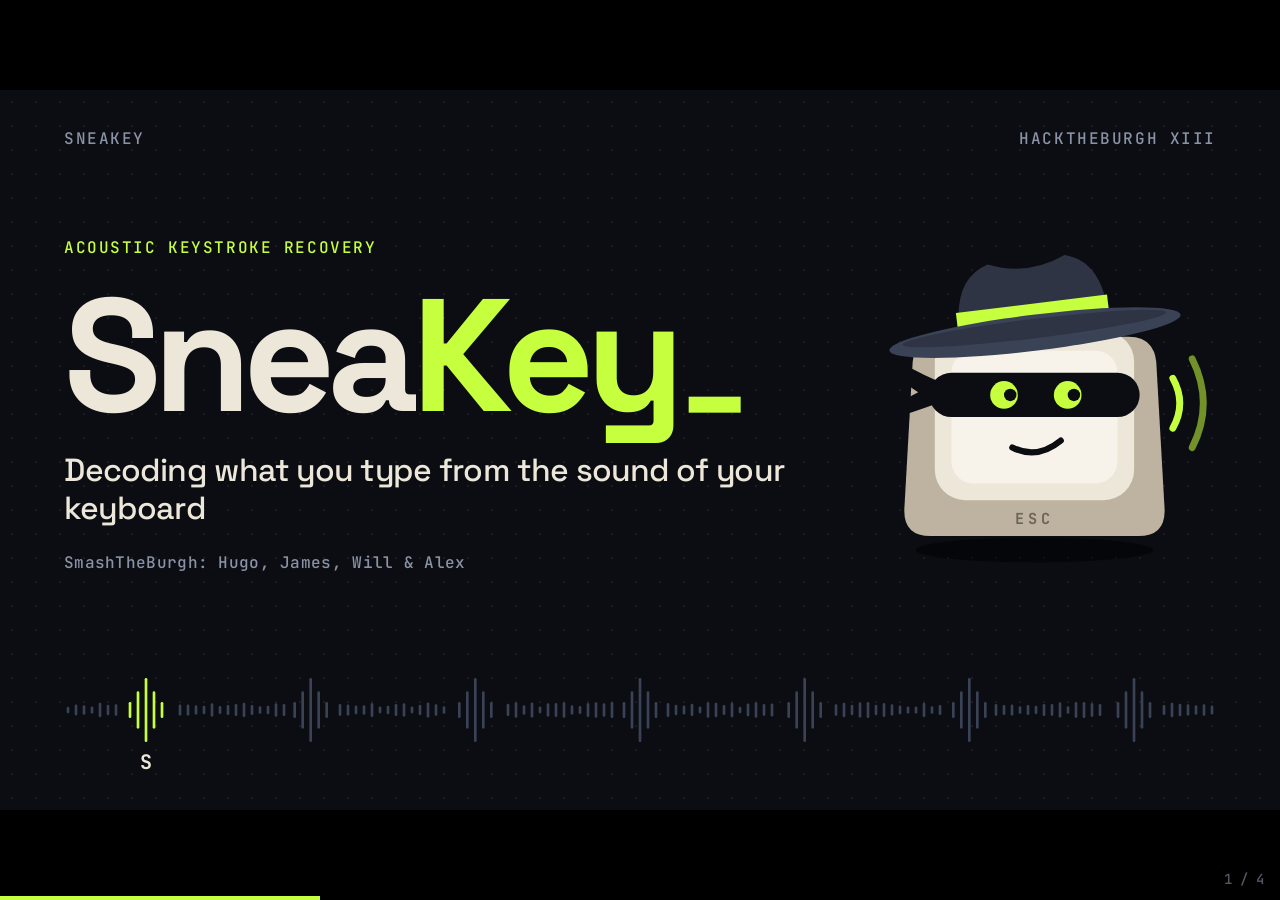
<file: presentation/index.html>
<!doctype html>
<html lang="en">
<head>
<meta charset="utf-8">
<meta name="viewport" content="width=device-width, initial-scale=1">
<title>SneaKey</title>
<link rel="preconnect" href="https://fonts.googleapis.com">
<link href="https://fonts.googleapis.com/css2?family=Space+Grotesk:wght@500;700&family=Inter:wght@400;500;600;700&family=JetBrains+Mono:wght@500;700&display=swap" rel="stylesheet">
<style>
/* ===== Brand tokens ===== */
:root{
  --ink:#0B0D12; --graphite:#1A1E27; --keycap:#EDE7DA; --paper:#F7F3EA; --tab:#D9D0BC;
  --steel:#8A93A6; --dim:#4A5266; --lime:#C6FF3D; --stamp:#E0401F;
  --body-dark:#D6D1C4; --body-dark2:#B9BFCC; --body-paper:#3F3A2F; --label-paper:#5E584B;
  --display:'Space Grotesk', Arial, sans-serif; --text:Inter, Arial, sans-serif; --mono:'JetBrains Mono', Consolas, monospace;
}
*{box-sizing:border-box}
html,body{margin:0;height:100%;background:#000;overflow:hidden}
p,h1,h2,h3,table{margin:0}

/* ===== Stage: fixed 1920x1080 canvas, scaled to fit the window ===== */
#stage{position:fixed;left:50%;top:50%;width:1920px;height:1080px;transform:translate(-50%,-50%) scale(var(--s,0.5));transform-origin:center}
.slide{position:absolute;inset:0;overflow:hidden;opacity:0;visibility:hidden;transition:opacity .5s ease,visibility .5s;font-family:var(--text)}
.slide.active{opacity:1;visibility:visible}
.ink{background-color:var(--ink);background-image:radial-gradient(rgba(237,231,218,.07) 1.5px,transparent 1.5px);background-size:36px 36px;color:var(--keycap)}
.paper{background:var(--keycap);color:var(--ink)}
.content{position:absolute;inset:0;padding:140px 96px 120px;display:flex;flex-direction:column;gap:40px}

/* ===== Type ===== */
.hdr{position:absolute;top:56px;left:96px;right:96px;display:flex;justify-content:space-between;font:500 24px/1.4 var(--mono);letter-spacing:.14em;text-transform:uppercase;color:var(--steel)}
.paper .hdr{color:var(--label-paper)}
.foot{position:absolute;left:96px;right:96px;bottom:48px;font:500 24px/1.4 var(--mono);letter-spacing:.06em;color:var(--steel)}
.paper .foot{color:var(--label-paper)}
.title{font:700 84px/1 var(--display);letter-spacing:-.045em}
.lbl{font:700 24px/1.4 var(--mono);letter-spacing:.12em}
.lime{color:var(--lime)}
.hl{background:var(--lime);color:var(--ink);border-radius:8px;padding:0 12px}
.body{font-size:28px;line-height:1.4}
.ink .body{color:var(--body-dark)} .paper .body{color:var(--body-paper)}

/* ===== Motifs ===== */
.stamp{position:absolute;border:5px solid var(--stamp);border-radius:9px;padding:6px 18px;font:700 36px/1.3 var(--mono);letter-spacing:.12em;color:var(--stamp);text-align:center;transform:rotate(var(--r,-8deg))}
.ink .stamp{background:var(--ink)} .paper .stamp{background:var(--keycap)}
.cursor{display:inline-block;background:var(--lime);animation:blink 1.1s steps(1) infinite}
@keyframes blink{0%,49%{opacity:1}50%,100%{opacity:0}}
.mascot{position:absolute;animation:bob 3.2s ease-in-out infinite}
@keyframes bob{0%,100%{translate:0 0}50%{translate:0 -10px}}

/* ===== Build-in animations: play each time a slide becomes active =====
   Add class="anim" and optional style="--d:.4s" (delay) / "--a:fade" (type). */
.anim{opacity:0}
.active .anim{animation:var(--a,rise) .7s cubic-bezier(.2,.8,.2,1) var(--d,0s) both}
.active .mascot.anim{animation:var(--a,rise) .7s cubic-bezier(.2,.8,.2,1) var(--d,0s) both,bob 3.2s ease-in-out calc(var(--d,0s) + .7s) infinite}
.active .stamp.anim{animation:stamp .55s cubic-bezier(.3,1.4,.5,1) var(--d,0s) both}
@keyframes rise{from{opacity:0;transform:translateY(40px)}to{opacity:1;transform:none}}
@keyframes fade{from{opacity:0}to{opacity:1}}
@keyframes stamp{0%{opacity:0;transform:rotate(var(--r,-8deg)) scale(2.4)}100%{opacity:1;transform:rotate(var(--r,-8deg)) scale(1)}}

/* ===== Slide-specific ===== */
.cases{display:grid;grid-template-columns:repeat(4,1fr);gap:28px}
.case{display:flex;flex-direction:column}
.case .tab{align-self:flex-start;background:var(--tab);border-radius:15px 15px 0 0;padding:9px 24px}
.case .file{flex:1;display:flex;flex-direction:column;gap:20px;background:var(--paper);border:3px solid var(--ink);border-radius:0 15px 15px 15px;padding:32px}
.case .big{font:700 46px/1.05 var(--display);letter-spacing:-.03em}
.case .body{font-size:28px}
.case.us .tab{background:var(--lime)} .case.us .file{background:var(--ink)} .case.us .big{color:var(--lime)} .case.us .body{color:var(--body-dark)}
.bar{background:var(--ink);color:var(--keycap);border-radius:24px;padding:32px 48px}
.bar .body{font-size:32px}

.pipe{display:flex;align-items:center;gap:10px;margin-top:20px}
.step{flex:1;height:440px;display:flex;flex-direction:column;gap:14px;background:var(--graphite);border-radius:24px;padding:24px}
.step.last{border:3px solid var(--lime)}
.step h3{font:700 40px/1.1 var(--display);letter-spacing:-.03em}
.step .cap{font-size:26px;line-height:1.4;color:var(--body-dark2)}
.arrow{width:30px;flex:none}
.guess{height:132px;display:flex;flex-direction:column;justify-content:center;gap:8px}
.guess div{display:flex;align-items:center;gap:12px}
.key{width:38px;height:38px;display:flex;align-items:center;justify-content:center;border-radius:7px;background:var(--keycap);color:var(--ink);font:700 24px var(--mono)}
.train{display:flex;align-items:center;gap:48px;background:var(--keycap);color:var(--ink);border-radius:24px;padding:32px 40px}
.train .stat{display:flex;flex-direction:column;align-items:flex-start;gap:8px}
.train .num{font:700 64px/1 var(--display);letter-spacing:-.04em}
.train small{font-size:24px;color:var(--body-paper)}

.hw{display:grid;grid-template-columns:900px 1fr;gap:44px;align-items:start}
.hw-steps{display:flex;flex-direction:column;gap:16px}
.hw-step{display:grid;grid-template-columns:64px 1fr;gap:16px;background:var(--graphite);border-radius:20px;padding:20px 28px}
.hw-step{cursor:pointer;border:3px solid transparent;transition:border-color .25s,background .25s}
.hw-step:hover{border-color:#3A4256}
.hw-step.on{border-color:var(--lime)}

.hw-panel{grid-area:1/1;display:flex;flex-direction:column;gap:18px;opacity:0;visibility:hidden;transition:opacity .35s,visibility .35s}
.hw-panel.on{opacity:1;visibility:visible}
.hw-step .n{font:700 40px/1.1 var(--display);color:var(--lime)}
.hw-step h3{font:700 34px/1.15 var(--display);letter-spacing:-.02em;margin-bottom:8px}
.hw-step .cap{font-size:23px;line-height:1.38;color:var(--body-dark2)}
.tag{display:inline-block;margin-left:10px;padding:2px 10px;border-radius:6px;background:var(--lime);color:var(--ink);font:700 18px/1.4 var(--mono);letter-spacing:.08em;vertical-align:4px}
.svmfig{margin:0;display:grid;background:var(--graphite);border-radius:24px;padding:28px 30px}
.svmfig figcaption,.hw-panel figcaption{font-size:22px;line-height:1.4;color:var(--body-dark2)}

table.results{width:1250px;border-collapse:collapse;font-size:32px}
table.results th,table.results td{padding:18px 28px;text-align:left}
table.results th{background:var(--ink);color:var(--keycap);font-weight:600}
table.results th:nth-child(2),table.results td:nth-child(2){text-align:center}
table.results tr:nth-child(odd) td{background:var(--paper)} table.results tr:nth-child(even) td{background:#E4DCCB}
table.results tr.hit td{background:var(--lime);font-weight:700}

.steps{width:780px;display:flex;flex-direction:column;gap:52px}
.steps .body{font-size:30px}
.frame{position:absolute;left:960px;top:260px;width:864px;height:620px;background:var(--graphite);border-radius:24px}
#transcript{position:absolute;left:60px;top:60px;width:744px;font-family:var(--mono);color:var(--keycap)}
#transcript .line{font-size:52px;font-weight:700;letter-spacing:4px;height:72px;white-space:pre}
#transcript .bars{display:flex;gap:8px;align-items:flex-end;height:120px;margin-top:40px}
#transcript .bars div{width:36px;border-radius:4px}

.grid4{display:grid;grid-template-columns:1fr 1fr;gap:32px;margin-top:20px}
.tip{display:flex;flex-direction:column;gap:18px;background:var(--paper);border:3px solid var(--ink);border-radius:24px;padding:44px;min-height:330px}
.tip h3{font:700 52px/1.1 var(--display);letter-spacing:-.03em}
.tip .body{font-size:32px}
.tip.dark{background:var(--ink);color:var(--keycap)} .tip.dark .body{color:var(--body-dark)}
.grid2{grid-template-columns:1fr 1fr}
.ink .tip{background:var(--graphite);border-color:var(--graphite);color:var(--keycap)} .ink .tip .body{color:var(--body-dark)}
.tip .chal{font:600 34px/1.3 var(--text);color:var(--lime);min-height:2.6em}

.limits{width:1200px;display:flex;flex-direction:column;gap:30px}
.limits div{display:flex;gap:28px;align-items:baseline}
.limits .n{width:56px;font:700 26px var(--mono);color:var(--lime)}
.limits .t{flex:1;font-size:34px;line-height:1.35;color:var(--body-dark)}

/* ===== Chrome: progress bar, counter, notes ===== */
#progress{position:fixed;left:0;bottom:0;height:4px;background:var(--lime);transition:width .4s}
#counter{position:fixed;right:16px;bottom:12px;font:500 14px var(--mono);color:#8A93A6;opacity:.6}
#notes{position:fixed;left:0;right:0;bottom:0;max-height:40vh;overflow:auto;background:rgba(11,13,18,.95);color:#EDE7DA;font:16px/1.5 Inter, Arial, sans-serif;padding:16px 24px 24px;border-top:2px solid #C6FF3D;white-space:pre-wrap;display:none}
#notes.show{display:block}
aside.notes{display:none}
</style>
</head>
<body>

<!-- Mascot drawings (Agent Esc). Each slide reuses one with <use href="#esc-..."> -->
<svg width="0" height="0" style="position:absolute" aria-hidden="true">
  <defs>
    <g id="esc-body">
      <path d="M58 82 H194 Q212 82 214 100 L220 206 Q221 226 201 226 H51 Q31 226 32 206 L38 100 Q40 82 58 82 Z" fill="#BDB3A0"/>
      <rect x="54" y="78" width="144" height="122" rx="22" fill="#EDE7DA"/>
      <rect x="66" y="92" width="120" height="96" rx="16" fill="#F7F3EA"/>
      <text x="126" y="217" text-anchor="middle" font-family="JetBrains Mono, monospace" font-size="11" font-weight="700" letter-spacing="3" fill="#6E6656">ESC</text>
      <path d="M56 114 Q38 106 22 96 Q28 114 42 122 Q28 128 20 142 Q40 136 56 130 Z" fill="#0B0D12"/>
      <rect x="50" y="108" width="152" height="32" rx="16" fill="#0B0D12"/>
    </g>
    <g id="esc-hat">
      <g transform="rotate(-7 126 76)">
        <path d="M72 78 Q70 34 98 26 Q126 38 154 26 Q182 34 180 78 Z" fill="#2E3444"/>
        <rect x="71" y="58" width="110" height="12" fill="#C6FF3D"/>
        <ellipse cx="126" cy="79" rx="106" ry="13" fill="#3A4256"/>
        <ellipse cx="126" cy="76" rx="96" ry="7" fill="#2E3444"/>
      </g>
    </g>
    <symbol id="esc-listen" viewBox="0 0 260 250">
      <ellipse cx="126" cy="236" rx="86" ry="9" fill="#000" opacity="0.5"/>
      <path d="M226 112 Q236 130 226 148" fill="none" stroke="#C6FF3D" stroke-width="5" stroke-linecap="round"/>
      <path d="M240 98 Q256 130 240 162" fill="none" stroke="#C6FF3D" stroke-width="5" stroke-linecap="round" opacity="0.55"/>
      <use href="#esc-body"/>
      <circle cx="104" cy="124" r="10" fill="#C6FF3D"/><circle cx="150" cy="124" r="10" fill="#C6FF3D"/>
      <circle cx="108.5" cy="124" r="4.5" fill="#0B0D12"/><circle cx="154.5" cy="124" r="4.5" fill="#0B0D12"/>
      <path d="M110 162 Q128 171 145 157" fill="none" stroke="#0B0D12" stroke-width="4.5" stroke-linecap="round"/>
      <use href="#esc-hat"/>
    </symbol>
    <symbol id="esc-decode" viewBox="0 0 260 250">
      <ellipse cx="126" cy="236" rx="86" ry="9" fill="#000" opacity="0.5"/>
      <use href="#esc-body"/>
      <rect x="90" y="119" width="28" height="9" rx="4.5" fill="#C6FF3D"/><rect x="136" y="119" width="28" height="9" rx="4.5" fill="#C6FF3D"/>
      <path d="M114 162 H142" fill="none" stroke="#0B0D12" stroke-width="4.5" stroke-linecap="round"/>
      <use href="#esc-hat"/>
    </symbol>
    <symbol id="esc-closed" viewBox="0 0 260 250">
      <ellipse cx="126" cy="236" rx="86" ry="9" fill="#000" opacity="0.3"/>
      <use href="#esc-body"/>
      <path d="M93 129 Q104 114 115 129" fill="none" stroke="#C6FF3D" stroke-width="6" stroke-linecap="round"/>
      <path d="M139 129 Q150 114 161 129" fill="none" stroke="#C6FF3D" stroke-width="6" stroke-linecap="round"/>
      <path d="M106 156 Q127 178 148 156 Z" fill="#0B0D12"/>
      <use href="#esc-hat"/>
    </symbol>
  </defs>
</svg>

<div id="stage">

<!-- ================= 1. TITLE ================= -->
<section class="slide ink">
  <div class="hdr"><span>SneaKey</span><span>HackTheBurgh XIII</span></div>
  <div class="anim" style="position:absolute;left:96px;top:220px;width:1120px;display:flex;flex-direction:column;gap:36px;--a:fade">
    <p class="lbl lime" style="font-weight:500;letter-spacing:.14em">ACOUSTIC KEYSTROKE RECOVERY</p>
    <h1 style="font:700 240px/.9 var(--display);letter-spacing:-.05em;display:flex;align-items:flex-end">Snea<span class="lime">Key</span><span class="cursor" style="width:78px;height:24px;margin:0 0 22px 18px"></span></h1>
    <p style="font:500 48px/1.2 var(--display);letter-spacing:-.02em">Decoding what you type from the sound of your keyboard</p>
    <p style="font:500 24px var(--mono);letter-spacing:.06em;color:var(--steel)">SmashTheBurgh: Hugo, James, Will & Alex</p>
  </div>
  <svg class="mascot anim" style="left:1290px;top:200px;--d:.3s" width="540" height="519" role="img" aria-label="Agent Esc, the SneaKey mascot, listening"><use href="#esc-listen"/></svg>
  <svg id="strip" style="position:absolute;left:96px;top:880px" width="1728" height="150" viewBox="0 0 1728 150" role="img" aria-label="Waveform: each keystroke spike decodes a letter of SNEAKEY"></svg>
  <aside class="notes">Leave this slide up during the skit (about 1 minute). The strip at the bottom animates on its own.
Timing for a 4-minute slot: skit 1:00, then about 30 seconds per slide.
Opening line after the skit: “That was acted, but the attack is real. Every key on your keyboard sounds slightly different, and a computer can learn to tell them apart.”</aside>
</section>

<!-- ================= 2. RESEARCH ================= -->
<section class="slide paper">
  <div class="hdr"><span>SneaKey</span><span>HackTheBurgh XIII</span></div>
  <div class="content">
    <h2 class="title">Past research</h2>
    <div class="cases" style="margin-top:24px">
      <div class="case anim" style="--d:.1s"><p class="tab lbl">2004</p><div class="file"><p class="big">One key at a time</p><p class="body">Only tests single keys, real typing never tested.</p></div></div>
      <div class="case anim" style="--d:.25s"><p class="tab lbl">2005</p><div class="file"><p class="big">Relies on dictionaries</p><p class="body">Accuracy relies on English spell-check. Passwords slip through.</p></div></div>
      <div class="case anim" style="--d:.4s"><p class="tab lbl">2023</p><div class="file"><p class="big">Updated, but still single key</p><p class="body">Each key tapped 25× in a row. Drops on natural typing.</p></div></div>
      <div class="case us anim" style="--d:.55s"><p class="tab lbl">2026</p><div class="file"><p class="big">Various forms of text</p><p class="body">Trained on continuous, natural typing via the laptop’s own microphone.</p></div></div>
    </div>
    <div class="bar anim" style="--d:.7s"><p class="body" style="color:var(--keycap);display:flex;gap:.3em"><b class="lime" style="flex:none">Why it matters:</b><span>video calls, apps with microphone access and even phones on the desk can pose an acoustic security risk.</span></p></div>
  </div>
  <p class="stamp anim" style="left:1610px;top:270px;width:250px;--r:10deg;--d:.85s;background:transparent">SNEAKEY</p>
  <p class="foot">SOURCES: IEEE S&amp;P 2004 · ACM CCS 2005 · IEEE EuroS&amp;P Workshops 2023 (arXiv 2308.01074)</p>
  <aside class="notes">“Researchers have warned about this for 20 years, but every study made it easy for itself. Keys pressed one at a time, spelling correction doing the heavy lifting, or each key tapped 25 times in a row. Nobody types like that. We trained on people typing full sentences, which is what an attacker would actually hear.”
If asked: past work recognised keys in isolation under controlled recording. Asonov’s typist pressed one key at a time; the 2023 study pressed each key 25 times in a row on a MacBook Pro, and its accuracy fell to roughly 40–64% with touch-typing. Zhuang’s raw result was about 60%; the 96% comes after English language constraints.
How we differ: (1) continuous, natural typing, where keystrokes overlap, so finding each press is part of the problem; (2) the victim laptop’s own mic, with no phone, external mic or Zoom stream. That is the most realistic attack (any app with mic permission) and the hardest audio: centimetres from the keys, with chassis vibration and fan noise.
Caveat: these accuracies use different tasks and setups, so they aren’t directly comparable with ours.</aside>
</section>

<!-- ================= 3. HOW IT WORKS ================= -->
<section class="slide ink">
  <div class="hdr"><span>SneaKey</span><span>HackTheBurgh XIII</span></div>
  <svg class="mascot anim" style="left:1574px;top:826px;--a:fade;--d:1.6s" width="250" height="240" role="img" aria-label="Agent Esc decoding"><use href="#esc-decode"/></svg>
  <div class="content" style="gap:28px">
    <h2 class="title">How SneaKey <span class="lime">works</span></h2>
    <div class="hw">
      <div class="hw-steps">
        <div class="hw-step on anim" style="--d:.1s" data-step="1"><p class="n">01</p><div><h3>Find the clicks</h3><p class="cap">Spot sudden jumps in loudness.</p></div></div>
        <div class="hw-step anim" style="--d:.3s" data-step="2"><p class="n">02</p><div><h3>Keep real presses <span class="tag">GBDT</span></h3><p class="cap">Throw out key releases and background noise.</p></div></div>
        <div class="hw-step anim" style="--d:.5s" data-step="3"><p class="n">03</p><div><h3>Name the key <span class="tag">SVM</span></h3><p class="cap">Match each press’s sound fingerprint to a key, with a score for every key.</p></div></div>
        <div class="hw-step anim" style="--d:.7s" data-step="4"><p class="n">04</p><div><h3>Filter to real words <span class="tag">LM</span></h3><p class="cap">Keep only the likely letters, then pick the most English-looking text.</p></div></div>
      </div>
      <figure class="svmfig anim" style="--d:.9s">
        <div class="hw-panel on" data-step="1">
          <p class="lbl lime">INSIDE STEP 01 · FINDING CLICKS</p>
        <svg viewBox="0 0 720 330" width="100%" role="img" aria-label="Spectral flux over time with a dashed threshold; peaks above it are marked as clicks">
          <line x1="30" y1="270" x2="700" y2="270" stroke="#3A4256" stroke-width="2"/>
          <polyline points="30,208 40,208 50,209 60,210 70,211 80,211 90,212 100,212 110,213 120,213 130,213 140,213 150,213 160,213 170,213 180,212 190,212 200,211 210,211 220,210 230,209 240,209 250,208 260,207 270,206 280,205 290,204 300,203 310,203 320,202 330,201 340,200 350,200 360,199 370,198 380,198 390,198 400,197 410,197 420,197 430,197 440,197 450,197 460,198 470,198 480,198 490,199 500,200 510,200 520,201 530,202 540,203 550,204 560,205 570,205 580,206 590,207 600,208 610,209 620,210 630,210 640,211 650,211 660,212 670,212 680,213 690,213 700,213" fill="none" stroke="#8A93A6" stroke-width="2.5" stroke-dasharray="8 7"/>
          <polyline points="30,257 33,259 36,254 39,258 42,259 45,254 48,247 51,249 54,249 57,257 60,252 63,256 66,258 69,259 72,257 75,247 78,248 81,240 84,209 87,162 90,106 93,163 96,208 99,242 102,259 105,247 108,248 111,252 114,256 117,247 120,252 123,248 126,248 129,253 132,254 135,252 138,254 141,252 144,240 147,220 150,198 153,221 156,239 159,253 162,251 165,256 168,255 171,250 174,256 177,252 180,247 183,259 186,259 189,257 192,249 195,251 198,257 201,255 204,258 207,254 210,259 213,250 216,247 219,247 222,250 225,247 228,213 231,167 234,105 237,128 240,184 243,228 246,247 249,260 252,259 255,258 258,249 261,255 264,256 267,259 270,246 273,254 276,257 279,259 282,259 285,258 288,251 291,249 294,228 297,200 300,162 303,196 306,228 309,250 312,254 315,257 318,248 321,248 324,253 327,260 330,256 333,257 336,257 339,257 342,248 345,258 348,259 351,247 354,252 357,246 360,254 363,247 366,251 369,249 372,250 375,253 378,259 381,239 384,204 387,156 390,97 393,157 396,204 399,239 402,247 405,259 408,246 411,247 414,251 417,259 420,247 423,258 426,246 429,251 432,259 435,258 438,251 441,252 444,250 447,247 450,257 453,260 456,247 459,256 462,250 465,240 468,227 471,223 474,236 477,248 480,253 483,260 486,252 489,253 492,248 495,251 498,258 501,255 504,249 507,253 510,260 513,248 516,248 519,259 522,252 525,255 528,249 531,256 534,255 537,228 540,179 543,120 546,96 549,163 552,214 555,246 558,254 561,249 564,258 567,248 570,258 573,258 576,253 579,255 582,252 585,247 588,250 591,260 594,256 597,252 600,253 603,250 606,253 609,257 612,238 615,205 618,168 621,154 624,195 627,229 630,248 633,251 636,254 639,258 642,249 645,255 648,251 651,258 654,259 657,258 660,249 663,258 666,247 669,255 672,252 675,255 678,251 681,259 684,254 687,247 690,257 693,251 696,255 699,256" fill="none" stroke="#EDE7DA" stroke-width="2.5" stroke-linejoin="round"/>
          <g fill="#C6FF3D"><circle cx="90" cy="102" r="8"/><circle cx="235" cy="77" r="8"/><circle cx="300" cy="157" r="8"/><circle cx="390" cy="92" r="8"/><circle cx="545" cy="67" r="8"/><circle cx="620" cy="132" r="8"/></g>
          <g fill="#C6FF3D" font-family="JetBrains Mono, monospace" font-size="16" font-weight="700" text-anchor="middle"><text x="90" y="298">▲</text><text x="235" y="298">▲</text><text x="300" y="298">▲</text><text x="390" y="298">▲</text><text x="545" y="298">▲</text><text x="620" y="298">▲</text></g>
          <text x="20" y="28" font-family="JetBrains Mono, monospace" font-size="22" font-weight="700" fill="#EDE7DA">spectral flux</text>
          <text x="700" y="28" text-anchor="end" font-family="JetBrains Mono, monospace" font-size="22" font-weight="700" fill="#C6FF3D">▲ click found</text>
          <text x="700" y="190" text-anchor="end" font-family="Inter, Arial, sans-serif" font-size="18" fill="#8A93A6">1.5× running median</text>
          <text x="30" y="322" font-family="Inter, Arial, sans-serif" font-size="18" fill="#8A93A6">time → (8 ms slices, every 1 ms)</text>
        </svg>
          <figcaption>Each peak is a sudden burst of new sound. Peaks that clear the dashed line become clicks.</figcaption>
        </div>
        <div class="hw-panel" data-step="2">
          <p class="lbl lime">INSIDE STEP 02 · GRADIENT-BOOSTED DECISION TREE FILTER</p>
        <svg viewBox="0 0 720 330" width="100%" role="img" aria-label="Bar chart of press scores per click; bars above the 0.35 threshold are kept">
          <line x1="30" y1="270" x2="700" y2="270" stroke="#3A4256" stroke-width="2"/>
          <rect x="40" y="68" width="30" height="202" rx="4" fill="#C6FF3D"/><text x="55" y="296" text-anchor="middle" font-family="JetBrains Mono, monospace" font-size="17" font-weight="700" fill="#C6FF3D">P</text><rect x="88" y="230" width="30" height="40" rx="4" fill="#3A4256"/><text x="103" y="296" text-anchor="middle" font-family="JetBrains Mono, monospace" font-size="17" font-weight="700" fill="#8A93A6">R</text><rect x="137" y="92" width="30" height="178" rx="4" fill="#C6FF3D"/><text x="152" y="296" text-anchor="middle" font-family="JetBrains Mono, monospace" font-size="17" font-weight="700" fill="#C6FF3D">P</text><rect x="185" y="222" width="30" height="48" rx="4" fill="#3A4256"/><text x="200" y="296" text-anchor="middle" font-family="JetBrains Mono, monospace" font-size="17" font-weight="700" fill="#8A93A6">R</text><rect x="234" y="252" width="30" height="18" rx="4" fill="#3A4256"/><text x="249" y="296" text-anchor="middle" font-family="JetBrains Mono, monospace" font-size="17" font-weight="700" fill="#8A93A6">N</text><rect x="282" y="107" width="30" height="163" rx="4" fill="#C6FF3D"/><text x="297" y="296" text-anchor="middle" font-family="JetBrains Mono, monospace" font-size="17" font-weight="700" fill="#C6FF3D">P</text><rect x="331" y="180" width="30" height="90" rx="4" fill="#C6FF3D"/><text x="346" y="296" text-anchor="middle" font-family="JetBrains Mono, monospace" font-size="17" font-weight="700" fill="#C6FF3D">R</text><rect x="379" y="76" width="30" height="194" rx="4" fill="#C6FF3D"/><text x="394" y="296" text-anchor="middle" font-family="JetBrains Mono, monospace" font-size="17" font-weight="700" fill="#C6FF3D">P</text><rect x="428" y="244" width="30" height="26" rx="4" fill="#3A4256"/><text x="443" y="296" text-anchor="middle" font-family="JetBrains Mono, monospace" font-size="17" font-weight="700" fill="#8A93A6">R</text><rect x="476" y="237" width="30" height="33" rx="4" fill="#3A4256"/><text x="491" y="296" text-anchor="middle" font-family="JetBrains Mono, monospace" font-size="17" font-weight="700" fill="#8A93A6">N</text><rect x="525" y="118" width="30" height="152" rx="4" fill="#C6FF3D"/><text x="540" y="296" text-anchor="middle" font-family="JetBrains Mono, monospace" font-size="17" font-weight="700" fill="#C6FF3D">P</text><rect x="573" y="215" width="30" height="55" rx="4" fill="#3A4256"/><text x="588" y="296" text-anchor="middle" font-family="JetBrains Mono, monospace" font-size="17" font-weight="700" fill="#8A93A6">R</text><rect x="622" y="61" width="30" height="209" rx="4" fill="#C6FF3D"/><text x="637" y="296" text-anchor="middle" font-family="JetBrains Mono, monospace" font-size="17" font-weight="700" fill="#C6FF3D">P</text><rect x="670" y="226" width="30" height="44" rx="4" fill="#3A4256"/><text x="685" y="296" text-anchor="middle" font-family="JetBrains Mono, monospace" font-size="17" font-weight="700" fill="#8A93A6">R</text>
          <line x1="30" y1="193" x2="700" y2="193" stroke="#EDE7DA" stroke-width="2.5" stroke-dasharray="8 7"/>
          <text x="700" y="183" text-anchor="end" font-family="Inter, Arial, sans-serif" font-size="18" fill="#EDE7DA">keep if score ≥ 0.35</text>
          <text x="20" y="28" font-family="JetBrains Mono, monospace" font-size="22" font-weight="700" fill="#C6FF3D">press score</text>
          <text x="700" y="28" text-anchor="end" font-family="JetBrains Mono, monospace" font-size="22" font-weight="700" fill="#8A93A6">257 bumps → 50 kept</text>
          <text x="30" y="322" font-family="Inter, Arial, sans-serif" font-size="18" fill="#8A93A6">P = press · R = key release · N = noise</text>
        </svg>
          <figcaption>A tree model scores 13 traits per click. Presses score high; releases and noise are dropped.</figcaption>
        </div>
        <div class="hw-panel" data-step="3">
          <p class="lbl lime">INSIDE STEP 03 · SUPPORT VECTOR MACHINE</p>
        <svg viewBox="0 0 720 330" width="100%" role="img" aria-label="Illustration of an SVM boundary separating sound fingerprints of the T key from the H key">
          <path d="M300,40 C360,110 300,190 390,300" fill="none" stroke="#EDE7DA" stroke-width="3"/>
          <path d="M262,40 C322,110 262,190 352,300" fill="none" stroke="#8A93A6" stroke-width="2" stroke-dasharray="6 6"/>
          <path d="M338,40 C398,110 338,190 428,300" fill="none" stroke="#8A93A6" stroke-width="2" stroke-dasharray="6 6"/>
          <g fill="#C6FF3D">
            <circle cx="120" cy="100" r="9"/><circle cx="160" cy="155" r="9"/><circle cx="90" cy="190" r="9"/>
            <circle cx="200" cy="110" r="9"/><circle cx="140" cy="235" r="9"/><circle cx="210" cy="210" r="9"/>
            <circle cx="70" cy="135" r="9"/><circle cx="276" cy="145" r="9"/>
          </g>
          <g fill="#E0401F">
            <circle cx="520" cy="110" r="9"/><circle cx="580" cy="165" r="9"/><circle cx="470" cy="210" r="9"/>
            <circle cx="620" cy="100" r="9"/><circle cx="560" cy="245" r="9"/><circle cx="640" cy="210" r="9"/>
            <circle cx="404" cy="200" r="9"/><circle cx="354" cy="88" r="9"/>
          </g>
          <g fill="none" stroke="#EDE7DA" stroke-width="2.5">
            <circle cx="276" cy="145" r="17"/><circle cx="354" cy="88" r="17"/><circle cx="404" cy="200" r="17"/>
          </g>
          <circle cx="232" cy="275" r="12" fill="#0B0D12" stroke="#EDE7DA" stroke-width="3"/>
          <text x="232" y="282" text-anchor="middle" font-family="JetBrains Mono, monospace" font-size="18" font-weight="700" fill="#EDE7DA">?</text>
          <text x="20" y="28" font-family="JetBrains Mono, monospace" font-size="22" font-weight="700" fill="#C6FF3D">clicks of T</text>
          <text x="700" y="28" text-anchor="end" font-family="JetBrains Mono, monospace" font-size="22" font-weight="700" fill="#E0401F">clicks of H</text>
          <text x="254" y="282" font-family="Inter, Arial, sans-serif" font-size="20" fill="#D6D1C4">new click → T side</text>
          <text x="440" y="320" font-family="Inter, Arial, sans-serif" font-size="18" fill="#8A93A6">boundary + margin (dashed)</text>
        </svg>
          <figcaption>Each dot is a training click. A new click gets the key on its side of the boundary.</figcaption>
        </div>
        <div class="hw-panel" data-step="4">
          <p class="lbl lime">INSIDE STEP 04 · THE LANGUAGE MODEL</p>
        <svg viewBox="0 0 720 330" width="100%" role="img" aria-label="Top guesses per click, with the language model choosing the path that spells HELLO">
          <text x="20" y="28" font-family="JetBrains Mono, monospace" font-size="20" font-weight="700" fill="#8A93A6">top guesses per click ↓</text>
          <polyline points="110,135 235,70 360,135 485,70 610,70" fill="none" stroke="#C6FF3D" stroke-width="4" stroke-linejoin="round"/><rect x="84" y="44" width="52" height="52" rx="10" fill="#0B0D12" stroke="#3A4256" stroke-width="2.5"/><text x="110" y="79" text-anchor="middle" font-family="JetBrains Mono, monospace" font-size="26" font-weight="700" fill="#EDE7DA">G</text><rect x="84" y="109" width="52" height="52" rx="10" fill="#C6FF3D" stroke="#C6FF3D" stroke-width="2.5"/><text x="110" y="144" text-anchor="middle" font-family="JetBrains Mono, monospace" font-size="26" font-weight="700" fill="#0B0D12">H</text><rect x="84" y="174" width="52" height="52" rx="10" fill="#0B0D12" stroke="#3A4256" stroke-width="2.5"/><text x="110" y="209" text-anchor="middle" font-family="JetBrains Mono, monospace" font-size="26" font-weight="700" fill="#8A93A6">J</text><rect x="209" y="44" width="52" height="52" rx="10" fill="#C6FF3D" stroke="#C6FF3D" stroke-width="2.5"/><text x="235" y="79" text-anchor="middle" font-family="JetBrains Mono, monospace" font-size="26" font-weight="700" fill="#0B0D12">E</text><rect x="209" y="109" width="52" height="52" rx="10" fill="#0B0D12" stroke="#3A4256" stroke-width="2.5"/><text x="235" y="144" text-anchor="middle" font-family="JetBrains Mono, monospace" font-size="26" font-weight="700" fill="#8A93A6">R</text><rect x="209" y="174" width="52" height="52" rx="10" fill="#0B0D12" stroke="#3A4256" stroke-width="2.5"/><text x="235" y="209" text-anchor="middle" font-family="JetBrains Mono, monospace" font-size="26" font-weight="700" fill="#8A93A6">W</text><rect x="334" y="44" width="52" height="52" rx="10" fill="#0B0D12" stroke="#3A4256" stroke-width="2.5"/><text x="360" y="79" text-anchor="middle" font-family="JetBrains Mono, monospace" font-size="26" font-weight="700" fill="#EDE7DA">K</text><rect x="334" y="109" width="52" height="52" rx="10" fill="#C6FF3D" stroke="#C6FF3D" stroke-width="2.5"/><text x="360" y="144" text-anchor="middle" font-family="JetBrains Mono, monospace" font-size="26" font-weight="700" fill="#0B0D12">L</text><rect x="334" y="174" width="52" height="52" rx="10" fill="#0B0D12" stroke="#3A4256" stroke-width="2.5"/><text x="360" y="209" text-anchor="middle" font-family="JetBrains Mono, monospace" font-size="26" font-weight="700" fill="#8A93A6">O</text><rect x="459" y="44" width="52" height="52" rx="10" fill="#C6FF3D" stroke="#C6FF3D" stroke-width="2.5"/><text x="485" y="79" text-anchor="middle" font-family="JetBrains Mono, monospace" font-size="26" font-weight="700" fill="#0B0D12">L</text><rect x="459" y="109" width="52" height="52" rx="10" fill="#0B0D12" stroke="#3A4256" stroke-width="2.5"/><text x="485" y="144" text-anchor="middle" font-family="JetBrains Mono, monospace" font-size="26" font-weight="700" fill="#8A93A6">K</text><rect x="459" y="174" width="52" height="52" rx="10" fill="#0B0D12" stroke="#3A4256" stroke-width="2.5"/><text x="485" y="209" text-anchor="middle" font-family="JetBrains Mono, monospace" font-size="26" font-weight="700" fill="#8A93A6">P</text><rect x="584" y="44" width="52" height="52" rx="10" fill="#C6FF3D" stroke="#C6FF3D" stroke-width="2.5"/><text x="610" y="79" text-anchor="middle" font-family="JetBrains Mono, monospace" font-size="26" font-weight="700" fill="#0B0D12">O</text><rect x="584" y="109" width="52" height="52" rx="10" fill="#0B0D12" stroke="#3A4256" stroke-width="2.5"/><text x="610" y="144" text-anchor="middle" font-family="JetBrains Mono, monospace" font-size="26" font-weight="700" fill="#8A93A6">I</text><rect x="584" y="174" width="52" height="52" rx="10" fill="#0B0D12" stroke="#3A4256" stroke-width="2.5"/><text x="610" y="209" text-anchor="middle" font-family="JetBrains Mono, monospace" font-size="26" font-weight="700" fill="#8A93A6">P</text>
          <text x="30" y="275" font-family="JetBrains Mono, monospace" font-size="22" font-weight="700" fill="#8A93A6">best sound only: GEKLO</text>
          <text x="30" y="315" font-family="JetBrains Mono, monospace" font-size="22" font-weight="700" fill="#C6FF3D">with language model: HELLO</text>
        </svg>
          <figcaption>Each click keeps its top few keys. The language model picks the path that reads most like English.</figcaption>
        </div>
      </figure>
    </div>
  </div>
  <aside class="notes">One sentence per step:
1. “First we find the clicks: moments where the sound suddenly jumps compared with the room’s background.”
2. “Not every click is a key press. Keys click on release too, so a gradient-boosted tree model checks 13 traits of each click and keeps the real presses.”
3. “For each press we take a 32 ms fingerprint of its pitches, and an SVM, which learned where each key’s fingerprints fall, scores every key.” Point at the figure: “Here it’s squashed to 2D. T’s clicks on one side, H’s on the other; a new click is named by which side it lands on.”
4. “That gives us a probability for each key, so only a few letters are possible per click. A language model then picks the combination that looks most like English.”
Click any step box to show its diagram on the right (03 is shown by default). Clicks on the boxes don’t change slide.
The figures are illustrations, not real data, apart from the sample-clip counts (257 bumps → 50 kept).</aside>
</section>

<!-- ================= 4. RESULTS ================= -->
<section class="slide paper">
  <div class="hdr"><span>SneaKey</span><span>HackTheBurgh XIII</span></div>
  <div class="content">
    <h2 class="title">How well does it work?</h2>
    <p class="body anim" style="font-size:32px;margin-top:-12px;--d:.05s">Data below for <span class="hl" style="padding:0 6px 0 10px"><b>single keys</b></span>, prior to LM correction.</p>
    <table class="results anim" style="--d:.1s">
      <tr><th style="width:44%">What we measured</th><th style="width:18%;color:var(--lime)">Accuracy</th><th style="width:38%">What it means</th></tr>
      <tr><td>Random guessing</td><td>2%</td><td>1 in 46 keys</td></tr>
      <tr><td>Always guess Space</td><td>16%</td><td>The most common key</td></tr>
      <tr><td>From the recording alone</td><td>50%</td><td>About half of all keys right</td></tr>
      <tr><td>When the click is found correctly</td><td>66%</td><td>More than half named right</td></tr>
      <tr class="hit"><td>Right key in its top 5 guesses</td><td>82%</td><td>About 4 in 5, out of 46 keys</td></tr>
    </table>
    <p class="body anim" style="width:1250px;--d:.3s">Tested key by key on a typing session the model never saw: <b>1,045</b> presses, <b>519</b> found and named correctly.</p>
  </div>
  <svg class="mascot anim" style="left:1424px;top:330px;--d:.5s" width="400" height="385" role="img" aria-label="Agent Esc, case closed"><use href="#esc-closed"/></svg>
  <p class="stamp anim" style="left:1560px;top:680px;width:250px;--r:-12deg;--d:1s">DECODED</p>
  <aside class="notes">“Every number here is per keycap: does a single press get named as the right key, with no spelling or word help? Random guessing gets 2%, and always guessing Space gets 16%. From the recording alone we name about half of all keys. When we find the click correctly, it’s 66%, and the right key is in our top 5 guesses 82% of the time.”
Why the gap between 50% and 56%: some presses are missed or mixed up with key releases and noise. The press filter keeps 85% real presses and finds 77% of them.
Source: keyboard_timing_v6, one unseen test session of 1,045 presses (519 found and named correctly), 46 keys. Tested on one keyboard, mic and typist, so results will differ elsewhere.</aside>
</section>


</div>

<div id="progress"></div>
<div id="counter"></div>
<div id="notes"></div>

<script>
/* ===== Navigation: ←/→, Space, PageUp/PageDown, Home/End, click. F = fullscreen, N = speaker notes ===== */
const slides=[...document.querySelectorAll('.slide')], stage=document.getElementById('stage');
let cur=0;
function fit(){stage.style.setProperty('--s',Math.min(innerWidth/1920,innerHeight/1080))}
function show(i){
  cur=Math.max(0,Math.min(slides.length-1,i));
  slides.forEach((s,k)=>s.classList.toggle('active',k===cur));
  document.getElementById('progress').style.width=((cur+1)/slides.length*100)+'%';
  document.getElementById('counter').textContent=(cur+1)+' / '+slides.length;
  const n=slides[cur].querySelector('aside.notes');document.getElementById('notes').textContent=n?n.textContent.trim():'';
  history.replaceState(null,'','#'+(cur+1));
}
addEventListener('resize',fit);
addEventListener('keydown',e=>{
  if(['ArrowRight','PageDown',' ','Enter'].includes(e.key)){e.preventDefault();show(cur+1)}
  else if(['ArrowLeft','PageUp','Backspace'].includes(e.key)){e.preventDefault();show(cur-1)}
  else if(e.key==='Home')show(0); else if(e.key==='End')show(slides.length-1);
  else if(e.key==='f'||e.key==='F'){document.fullscreenElement?document.exitFullscreen():document.documentElement.requestFullscreen()}
  else if(e.key==='n'||e.key==='N'){document.getElementById('notes').classList.toggle('show')}
});
addEventListener('click',e=>{if(e.target.closest('#notes,video,a,.hw-step'))return;show(e.clientX>innerWidth/2?cur+1:cur-1)});
fit();show((parseInt(location.hash.slice(1))||1)-1);

/* ===== How it works: click a step to highlight it and show its diagram ===== */
document.querySelectorAll('.hw-step').forEach(st=>st.addEventListener('click',()=>{
  const n=st.dataset.step,hw=st.closest('.hw');
  hw.querySelectorAll('.hw-step,.hw-panel').forEach(el=>el.classList.toggle('on',el.dataset.step===n));
}));

/* ===== Seeded random so the illustrations look the same every time ===== */
function rng(seed){return()=>(seed=(seed*16807)%2147483647)/2147483647}

/* ===== Cover strip: spikes light up and decode S-N-E-A-K-E-Y ===== */
(function(){
  const svg=document.getElementById('strip'),L='SNEAKEY',W=1728,N=L.length,seg=W/N,y=50,r=rng(11),H=[10,26,46,26,10];
  const cx=[...Array(N)].map((_,i)=>Math.round(seg*i+seg/2));let o='';
  for(let x=6;x<W;x+=12){if(cx.some(c=>Math.abs(x-c)<40))continue;const h=3+r()*7;o+=`<line x1="${x}" x2="${x}" y1="${y-h}" y2="${y+h}" stroke="#3A4256" stroke-width="4" stroke-linecap="round"/>`}
  cx.forEach((c,i)=>{o+=`<g id="k${i}" stroke="#3A4256" stroke-width="4" stroke-linecap="round">`+H.map((h,j)=>`<line x1="${c+(j-2)*12}" x2="${c+(j-2)*12}" y1="${y-h}" y2="${y+h}"/>`).join('')+`</g><text id="t${i}" x="${c}" y="138" text-anchor="middle" font-family="JetBrains Mono, monospace" font-size="30" font-weight="700" fill="${i>=N-3?'#C6FF3D':'#EDE7DA'}" opacity="0">${L[i]}</text>`});
  svg.innerHTML=o;let n=0;
  function step(){if(n<N){svg.querySelector('#k'+n).setAttribute('stroke','#C6FF3D');svg.querySelector('#t'+n).setAttribute('opacity','1');n++;setTimeout(step,420)}
    else setTimeout(()=>{for(let k=0;k<N;k++){svg.querySelector('#k'+k).setAttribute('stroke','#3A4256');svg.querySelector('#t'+k).setAttribute('opacity','0')}n=0;step()},2600)}
  setTimeout(step,700);
})();

/* ===== Pipeline illustrations (not real data) ===== */
document.querySelectorAll('svg.wave').forEach(svg=>{
  const kind=svg.dataset.kind,r=rng(7),y=60,C=[36,96,156,212];let noise='',spikes='',o='';
  if(kind==='raw'||kind==='marks'){
    for(let x=4;x<240;x+=6){const d=Math.min(...C.map(c=>Math.abs(x-c)));
      if(d<=12){const h=[44,30,16][Math.floor(d/6)]||8;spikes+=`M${x} ${y-h}V${y+h} `}else{const h=2+r()*4;noise+=`M${x} ${(y-h).toFixed(0)}V${(y+h).toFixed(0)} `}}
    o=`<path d="${noise}" stroke="#4A5266" stroke-width="3" stroke-linecap="round" ${kind==='marks'?'stroke-opacity=".6"':''}/><path d="${spikes}" stroke="#C6FF3D" stroke-width="3" stroke-linecap="round"/>`;
    if(kind==='marks')C.forEach(c=>o+=`<path d="M${c} 6V114" stroke="#EDE7DA" stroke-width="2" stroke-dasharray="5 4"/><circle cx="${c}" cy="6" r="5" fill="#EDE7DA"/>`);
  }else if(kind==='clip'){
    o='<rect x="30" y="2" width="206" height="116" rx="6" fill="#C6FF3D" fill-opacity=".1" stroke="#C6FF3D" stroke-width="2" stroke-dasharray="6 4"/>';
    for(let x=6,i=0;x<240;x+=8,i++){const t=(x-40)/200,h=x<40?3:Math.max(3,52*Math.exp(-t*4.5)*(.75+.25*Math.abs(Math.sin(i*1.7))));spikes+=`M${x} ${(y-h).toFixed(0)}V${(y+h).toFixed(0)} `}
    o+=`<path d="${spikes}" stroke="#C6FF3D" stroke-width="4" stroke-linecap="round"/>`;
  }else if(kind==='spec'){
    for(let c=0;c<12;c++)for(let w=0;w<8;w++){const t=c/12,f=w/8;let v=Math.exp(-t*3)*(.5+.5*Math.sin(f*9+1.3))*(t>.05?1:.15)+r()*.1;v=Math.min(1,Math.max(.05,v));
      o+=`<rect x="${c*20+1}" y="${w*15+1}" width="18" height="13" rx="2" fill="#C6FF3D" fill-opacity="${v.toFixed(2)}"/>`}
  }
  svg.innerHTML=o;
});

/* ===== Demo placeholder: live transcript with per-key confidence (made-up values) ===== */
(function(){
  const box=document.getElementById('transcript');if(!box)return;
  const line=box.querySelector('.line'),bars=box.querySelector('.bars'),P=['hello world','sneakey','meet at 9'];let p=0,i=0,blink=true;
  const esc=s=>s.replace(/&/g,'&amp;').replace(/</g,'&lt;');
  function render(){line.innerHTML='&gt; '+esc(P[p].slice(0,i))+'<span style="color:#C6FF3D">'+(blink?'_':' ')+'</span>'}
  function bar(ch){const d=document.createElement('div');if(ch===' '){d.style.height='6px';d.style.background='#2B3140'}else{const c=.35+Math.random()*.65;d.style.height=Math.round(c*110)+'px';d.style.background=c>.7?'#C6FF3D':c>.5?'#8A93A6':'#4A5266'}bars.appendChild(d)}
  function tick(){if(i<P[p].length){bar(P[p][i]);i++;render();setTimeout(tick,260+Math.random()*180)}else setTimeout(()=>{p=(p+1)%P.length;i=0;bars.innerHTML='';render();tick()},2200)}
  setInterval(()=>{blink=!blink;render()},530);render();setTimeout(tick,800);
})();
</script>
</body>
</html>
</file>
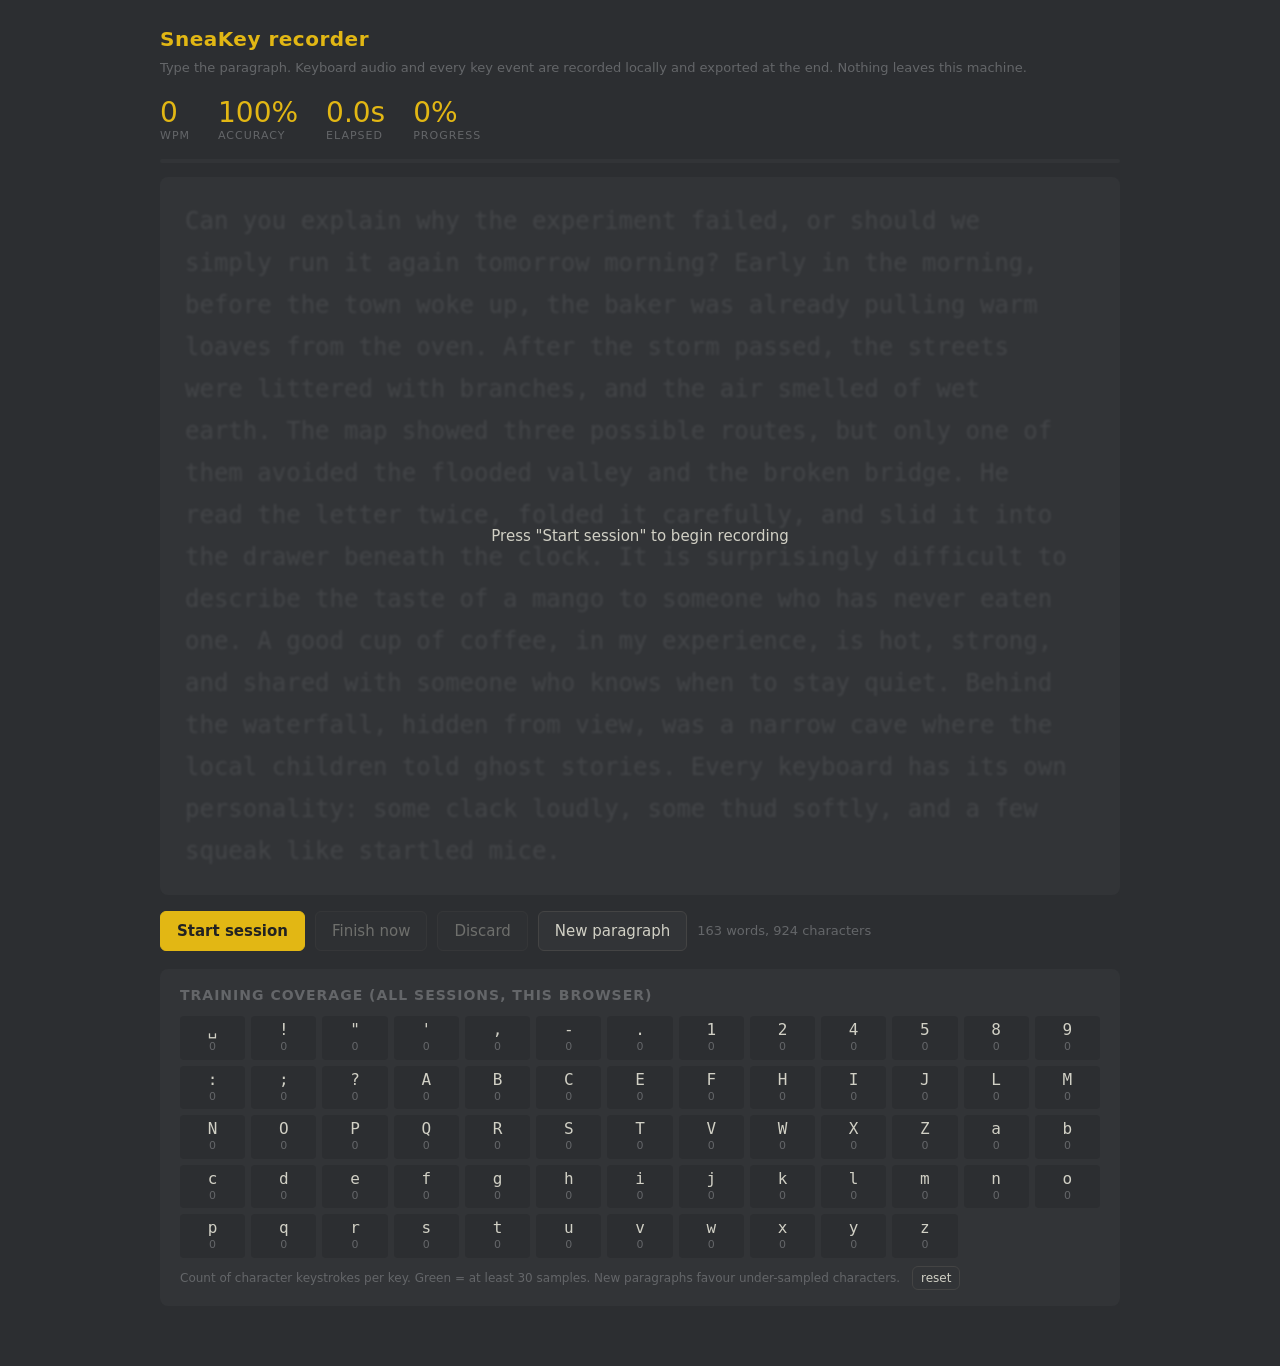
<file: record_keystrokes.html>
<!doctype html>
<html lang="en">
<head>
<meta charset="utf-8">
<meta name="viewport" content="width=device-width, initial-scale=1">
<title>SneaKey - keystroke recorder</title>
<style>
  :root {
    --bg: #2c2e31; --panel: #323437; --fg: #d1d0c5; --dim: #646669; --accent: #e2b714;
    --bad: #ca4754; --bad-bg: rgba(202, 71, 84, .25); --good: #d1d0c5; --ok: #7fb069;
  }
  * { box-sizing: border-box; }
  body { margin: 0; background: var(--bg); color: var(--fg); font: 15px/1.5 system-ui, sans-serif; }
  main { max-width: 1000px; margin: 0 auto; padding: 24px 20px 60px; }
  h1 { font-size: 20px; margin: 0 0 4px; color: var(--accent); letter-spacing: .5px; }
  .sub { color: var(--dim); margin: 0 0 20px; font-size: 13px; }
  .stats { display: flex; gap: 28px; flex-wrap: wrap; margin-bottom: 14px; }
  .stat .v { font-size: 28px; color: var(--accent); font-variant-numeric: tabular-nums; line-height: 1.1; }
  .stat .l { font-size: 11px; text-transform: uppercase; letter-spacing: 1px; color: var(--dim); }
  .bar { height: 4px; background: var(--panel); border-radius: 2px; margin-bottom: 14px; overflow: hidden; }
  .bar > div { height: 100%; width: 0; background: var(--accent); transition: width .08s; }
  #typing { position: relative; background: var(--panel); border-radius: 8px; padding: 22px 24px; outline: none;
    font: 24px/1.75 "DejaVu Sans Mono", "Fira Mono", Menlo, Consolas, monospace; min-height: 200px;
    user-select: none; cursor: text; border: 1px solid transparent; }
  #typing:focus { border-color: #444; }
  #typing.idle .text, #typing.blurred .text { opacity: .35; filter: blur(1px); }
  #overlay { position: absolute; inset: 0; display: none; align-items: center; justify-content: center;
    font: 15px system-ui, sans-serif; color: var(--fg); text-align: center; padding: 20px; pointer-events: none; }
  #typing.idle #overlay, #typing.blurred #overlay { display: flex; }
  .word { display: inline-block; white-space: pre; }   /* pre keeps each word's trailing space visible */
  .c { color: var(--dim); }
  .c.ok { color: var(--good); }
  .c.bad { color: var(--bad); background: var(--bad-bg); }
  .c.cur { box-shadow: inset 2px 0 0 var(--accent); animation: blink 1s steps(1) infinite; }
  #typing.idle .c.cur, #typing.blurred .c.cur { animation: none; box-shadow: none; }
  @keyframes blink { 50% { box-shadow: inset 2px 0 0 transparent; } }
  .controls { display: flex; gap: 10px; margin: 16px 0; flex-wrap: wrap; align-items: center; }
  button { background: var(--panel); color: var(--fg); border: 1px solid #444; border-radius: 6px; padding: 8px 16px;
    font: inherit; cursor: pointer; }
  button:hover:not(:disabled) { border-color: var(--accent); color: var(--accent); }
  button:disabled { opacity: .4; cursor: default; }
  button.primary { background: var(--accent); color: #222; border-color: var(--accent); font-weight: 600; }
  #status { color: var(--dim); font-size: 13px; }
  #status.err { color: var(--bad); }
  #rec { display: none; width: 10px; height: 10px; border-radius: 50%; background: var(--bad); animation: pulse 1.2s infinite; }
  #rec.on { display: inline-block; }
  @keyframes pulse { 50% { opacity: .3; } }
  section { background: var(--panel); border-radius: 8px; padding: 16px 20px; margin-top: 18px; }
  section h2 { font-size: 14px; margin: 0 0 10px; text-transform: uppercase; letter-spacing: 1px; color: var(--dim); }
  .grid { display: grid; grid-template-columns: repeat(auto-fill, minmax(62px, 1fr)); gap: 6px; }
  .key { background: var(--bg); border-radius: 4px; padding: 4px 6px; text-align: center; position: relative; overflow: hidden; }
  .key .ch { font: 16px "DejaVu Sans Mono", monospace; }
  .key .n { font-size: 11px; color: var(--dim); font-variant-numeric: tabular-nums; }
  .key .fill { position: absolute; left: 0; bottom: 0; height: 3px; background: var(--bad); }
  .key.enough .fill { background: var(--ok); }
  .key.enough .n { color: var(--ok); }
  .legend { font-size: 12px; color: var(--dim); margin-top: 8px; }
  #summary { display: none; }
  #summary.on { display: block; }
  .kv { display: grid; grid-template-columns: repeat(auto-fill, minmax(190px, 1fr)); gap: 10px 18px; margin-bottom: 14px; }
  .kv div .l { font-size: 11px; color: var(--dim); text-transform: uppercase; letter-spacing: 1px; }
  .kv div .v { font-size: 20px; font-variant-numeric: tabular-nums; }
  .downloads { display: flex; gap: 10px; flex-wrap: wrap; margin: 12px 0; }
  .downloads a { background: var(--bg); border: 1px solid #444; border-radius: 6px; padding: 8px 14px; color: var(--accent); text-decoration: none; }
  .downloads a:hover { border-color: var(--accent); }
  .freq { display: grid; grid-template-columns: repeat(auto-fill, minmax(150px, 1fr)); gap: 3px 16px; font-family: "DejaVu Sans Mono", monospace; font-size: 13px; }
  .freq div { display: flex; align-items: center; gap: 6px; }
  .freq .b { height: 8px; background: var(--accent); border-radius: 2px; }
  .note { font-size: 12px; color: var(--dim); margin-top: 8px; }
  .warn { color: var(--accent); }
  code { background: var(--bg); padding: 1px 5px; border-radius: 3px; }
</style>
</head>
<body>
<main>
  <h1>SneaKey recorder</h1>
  <p class="sub">Type the paragraph. Keyboard audio and every key event are recorded locally and exported at the end. Nothing leaves this machine.</p>

  <div class="stats">
    <div class="stat"><div class="v" id="wpm">0</div><div class="l">wpm</div></div>
    <div class="stat"><div class="v" id="acc">100%</div><div class="l">accuracy</div></div>
    <div class="stat"><div class="v" id="time">0.0s</div><div class="l">elapsed</div></div>
    <div class="stat"><div class="v" id="prog">0%</div><div class="l">progress</div></div>
  </div>
  <div class="bar"><div id="progbar"></div></div>

  <div id="typing" class="idle" tabindex="0" role="textbox" aria-label="Typing area" spellcheck="false">
    <div class="text" id="text"></div>
    <div id="overlay"></div>
  </div>

  <div class="controls">
    <button id="start" class="primary">Start session</button>
    <button id="finish" disabled>Finish now</button>
    <button id="discard" disabled>Discard</button>
    <button id="newpara">New paragraph</button>
    <span id="rec" title="Recording"></span>
    <span id="status"></span>
  </div>

  <section id="summary">
    <h2>Session summary</h2>
    <div class="kv" id="kv"></div>
    <div class="downloads" id="downloads"></div>
    <div class="note" id="syncnote"></div>
    <h2 style="margin-top:18px">Characters in final typed text</h2>
    <div class="freq" id="freq"></div>
  </section>

  <section>
    <h2>Training coverage (all sessions, this browser)</h2>
    <div class="grid" id="coverage"></div>
    <div class="legend">Count of character keystrokes per key. Green = at least <span id="target"></span> samples. New paragraphs favour under-sampled characters.
      <button id="resetcov" style="padding:2px 8px;font-size:12px;margin-left:8px">reset</button></div>
  </section>
</main>

<script src="sneakey/passages.js"></script>
<script src="sneakey/core.js"></script>
<script>
"use strict";
(() => {
  const C = SneaKeyCore;
  const SENTENCES = SNEAKEY_SENTENCES;
  const TARGET_PER_CHAR = 30;
  const TAIL_MS = 400;              // keep logging after the last character so its keyup is captured
  const SYNC_INTERVAL_MS = 250;
  const LS_KEY = "sneakey.charCounts.v1";
  const CAPTURE_CONSTRAINTS = {
    channelCount: { ideal: 1 }, echoCancellation: false, noiseSuppression: false, autoGainControl: false
  };
  const $ = (id) => document.getElementById(id);
  const el = { typing: $("typing"), text: $("text"), overlay: $("overlay"), status: $("status"), rec: $("rec"),
    start: $("start"), finish: $("finish"), discard: $("discard"), newpara: $("newpara") };

  // ------------------------------------------------------------ cumulative character coverage
  function loadCounts() { try { return JSON.parse(localStorage.getItem(LS_KEY)) || {}; } catch (e) { return {}; } }
  function saveCounts(c) { try { localStorage.setItem(LS_KEY, JSON.stringify(c)); } catch (e) { /* storage unavailable */ } }
  let cumulative = loadCounts();
  const COVERAGE_CHARS = [...new Set(SENTENCES.join("") + "abcdefghijklmnopqrstuvwxyz ")].sort();

  function renderCoverage() {
    $("target").textContent = TARGET_PER_CHAR;
    $("coverage").replaceChildren(...COVERAGE_CHARS.map((ch) => {
      const n = cumulative[ch] || 0, d = document.createElement("div");
      d.className = "key" + (n >= TARGET_PER_CHAR ? " enough" : "");
      d.innerHTML = '<div class="ch"></div><div class="n"></div><div class="fill"></div>';
      d.querySelector(".ch").textContent = ch === " " ? "␣" : ch;
      d.querySelector(".n").textContent = n;
      d.querySelector(".fill").style.width = Math.min(100, (n / TARGET_PER_CHAR) * 100) + "%";
      d.title = JSON.stringify(ch) + ": " + n;
      return d;
    }));
  }

  // ------------------------------------------------------------ session state
  let state = "idle";   // idle | starting | recording | finishing | done
  let target = "", model = null, spans = [];
  let events = [];      // raw keyboard events (nothing is filtered)
  let focusLog = [];
  let rec = null;       // audio/session resources
  let firstKeyPerf = null, lastKeyPerf = null, tickTimer = null;

  function setStatus(msg, err) { el.status.textContent = msg || ""; el.status.className = err ? "err" : ""; }
  function setState(s) {
    state = s;
    el.typing.classList.toggle("idle", s === "idle" || s === "starting");
    el.start.disabled = s !== "idle";
    el.finish.disabled = s !== "recording";
    el.discard.disabled = !(s === "recording" || s === "starting");
    el.newpara.disabled = !(s === "idle" || s === "done");
    el.rec.classList.toggle("on", s === "recording");
    el.overlay.textContent = s === "idle" ? 'Press "Start session" to begin recording'
      : s === "starting" ? "Waiting for microphone..."
      : "Click here to continue typing";
  }

  function newParagraph() {
    target = C.generateParagraph(SENTENCES, cumulative, Math.random, { targetPerChar: TARGET_PER_CHAR });
    model = new C.TypingModel(target);
    events = []; focusLog = []; firstKeyPerf = lastKeyPerf = null;
    buildText();
    renderCursor();
    updateStats();
    $("summary").classList.remove("on");
    setStatus(C.countWords(target) + " words, " + target.length + " characters");
    setState("idle");
  }

  function buildText() {
    el.text.replaceChildren();
    spans = [];
    let word = null;
    [...target].forEach((ch) => {
      if (!word) { word = document.createElement("span"); word.className = "word"; el.text.appendChild(word); }
      const s = document.createElement("span");
      s.className = "c"; s.textContent = ch;
      word.appendChild(s); spans.push(s);
      if (ch === " ") word = null;
    });
  }

  function renderCursor() {
    const typed = model.typed;
    spans.forEach((s, i) => {
      s.className = "c" + (i < typed.length ? (typed[i] === target[i] ? " ok" : " bad") : "") + (i === typed.length ? " cur" : "");
    });
  }

  function elapsedMs() {
    if (firstKeyPerf === null) return 0;
    return ((model.done || state === "finishing" || state === "done") ? lastKeyPerf : performance.now()) - firstKeyPerf;
  }

  function updateStats() {
    const ms = elapsedMs();
    const s = C.computeStats(model, ms);
    $("wpm").textContent = ms > 1500 ? Math.round(s.wpm) : "0";
    $("acc").textContent = Math.round(s.accuracy_keystrokes_pct) + "%";
    $("time").textContent = (ms / 1000).toFixed(1) + "s";
    const pct = Math.round((model.typed.length / target.length) * 100);
    $("prog").textContent = pct + "%";
    $("progbar").style.width = pct + "%";
  }

  // ------------------------------------------------------------ audio capture + clock sync
  async function startRecording() {
    if (!navigator.mediaDevices || !navigator.mediaDevices.getUserMedia) throw new Error("getUserMedia unavailable (use http://localhost:8000)");
    // Create + resume the AudioContext synchronously, while the click's user activation is still valid;
    // a slow microphone permission prompt could otherwise outlive it and leave the context suspended.
    let ctx = new AudioContext();
    ctx.resume().catch(() => {});
    let stream;
    try { stream = await navigator.mediaDevices.getUserMedia({ audio: CAPTURE_CONSTRAINTS }); }
    catch (e) { try { ctx.close(); } catch (_) {} throw e; }
    const track = stream.getAudioTracks()[0];
    const settings = track.getSettings ? track.getSettings() : {};
    const trackRate = typeof settings.sampleRate === "number" ? settings.sampleRate : null;
    if (trackRate && trackRate !== ctx.sampleRate) {   // match the mic's native rate where the browser tells us
      try { const c2 = new AudioContext({ sampleRate: trackRate }); c2.resume().catch(() => {}); ctx.close(); ctx = c2; } catch (e) { /* keep default */ }
    }
    const r = {
      stream, track, ctx, settings, trackRate,
      chunks: [], totalFrames: 0, ctxFrame0: null,
      outPairs: [], curPairs: [], arrivalPairs: [],
      stopped: null, missingFrames: 0
    };
    try {
      await Promise.race([ctx.resume(), new Promise((_, rej) => setTimeout(() => rej(new Error("AudioContext did not start (state: " + ctx.state + "); the browser blocked audio - click Start again")), 4000))]);
      if (ctx.state !== "running") throw new Error("AudioContext is " + ctx.state);
      await ctx.audioWorklet.addModule("sneakey/worklet.js");
      r.node = new AudioWorkletNode(ctx, "sneakey-recorder", {
        numberOfInputs: 1, numberOfOutputs: 1, outputChannelCount: [1],
        channelCount: 1, channelCountMode: "explicit", channelInterpretation: "speakers"
      });
      r.src = ctx.createMediaStreamSource(stream);
      r.mute = ctx.createGain(); r.mute.gain.value = 0;   // keeps the graph pulled; nothing is played back
      r.src.connect(r.node); r.node.connect(r.mute); r.mute.connect(ctx.destination);
      r.node.port.onmessage = (e) => {
        const m = e.data;
        if (m.type === "audio") {
          const now = performance.now();
          if (r.ctxFrame0 === null) r.ctxFrame0 = m.ctxFrame - m.startFrame;
          r.chunks.push(m.samples);
          r.totalFrames = m.startFrame + m.samples.length;
          r.arrivalPairs.push({ perf_ms: now, ctx_frame_end: m.ctxFrame + m.samples.length });
        } else if (m.type === "stopped") {
          r.stopped(m);
        }
      };
      r.firstSyncPerf = performance.now();
      sampleClocks(r);
      r.syncTimer = setInterval(() => sampleClocks(r), SYNC_INTERVAL_MS);
    } catch (e) { teardown(r); throw e; }
    r.startPerf = performance.now();
    r.startWallMs = performance.timeOrigin + r.startPerf;
    return r;
  }

  // Pairs (performance.now(), AudioContext clock) used later to map event times onto sample indices.
  function sampleClocks(r) {
    const ctx = r.ctx;
    const p0 = performance.now(), ct = ctx.currentTime, p1 = performance.now();
    r.curPairs.push({ perf_ms: (p0 + p1) / 2, ctx_time_s: ct });
    if (ctx.getOutputTimestamp) {
      const ts = ctx.getOutputTimestamp();
      if (ts && ts.performanceTime > 0 && ts.contextTime > 0) r.outPairs.push({ perf_ms: ts.performanceTime, ctx_time_s: ts.contextTime });
    }
  }

  function teardown(r) {
    try { clearInterval(r.syncTimer); } catch (e) {}
    try { r.stream.getTracks().forEach((t) => t.stop()); } catch (e) {}
    try { r.src && r.src.disconnect(); r.node && r.node.disconnect(); r.mute && r.mute.disconnect(); } catch (e) {}
    try { r.ctx.close(); } catch (e) {}
  }

  async function stopRecording(r) {
    sampleClocks(r);
    const done = new Promise((res) => { r.stopped = res; });
    r.node.port.postMessage({ type: "stop" });
    const m = await Promise.race([done, new Promise((res) => setTimeout(() => res(null), 3000))]);
    if (m) { r.missingFrames = m.missingFrames; r.workletTotalFrames = m.totalFrames; }
    r.baseLatency = r.ctx.baseLatency; r.outputLatency = r.ctx.outputLatency;
    r.sampleRate = r.ctx.sampleRate;
    r.stopPerf = performance.now();
    teardown(r);
    return m !== null;
  }

  // ------------------------------------------------------------ keyboard capture
  function onKey(e, type) {
    const t = performance.now();                       // first thing: sample the clock
    if (state !== "recording" && state !== "finishing") return;
    const typingActive = state === "recording";
    let res = { action: "ignored", expected: "", typed: "", correct: null, before: model.typed.length, after: model.typed.length };
    if (type === "keydown") {
      if (typingActive) {
        res = model.keydown(e);
        if (res.action === "char" && firstKeyPerf === null) firstKeyPerf = t;
        if (res.action === "char" || res.action === "backspace") lastKeyPerf = t;
        if (!e.ctrlKey && !e.metaKey && !e.altKey && (e.key.length === 1 || e.key === "Backspace")) e.preventDefault();
      } else res.action = "ignored_finishing";
    } else {
      res.action = "";
    }
    events.push({
      event_index: events.length, event_type: type, key: e.key, code: e.code, location: e.location,
      time_ms: t, event_time_ms: e.timeStamp, repeat: e.repeat, shift: e.shiftKey, ctrl: e.ctrlKey, alt: e.altKey, meta: e.metaKey,
      action: res.action, target_char: type === "keydown" ? res.expected : "", typed_char: res.typed, correct: res.correct,
      cursor_before: res.before, cursor_after: model.typed.length
    });
    if (type === "keydown" && typingActive) {
      renderCursor(); updateStats();
      if (model.done) finishSession(false);
    }
  }
  el.typing.addEventListener("keydown", (e) => onKey(e, "keydown"));
  el.typing.addEventListener("keyup", (e) => onKey(e, "keyup"));
  el.typing.addEventListener("blur", () => {
    if (state === "recording") { focusLog.push({ type: "blur", time_ms: performance.now() }); el.typing.classList.add("blurred"); }
  });
  el.typing.addEventListener("focus", () => {
    if (state === "recording") focusLog.push({ type: "focus", time_ms: performance.now() });
    el.typing.classList.remove("blurred");
  });
  el.typing.addEventListener("mousedown", () => setTimeout(() => el.typing.focus(), 0));

  // ------------------------------------------------------------ session lifecycle
  async function startSession() {
    if (state !== "idle") return;
    setState("starting"); setStatus("Requesting microphone...");
    try { rec = await startRecording(); }
    catch (err) {
      rec = null; setState("idle");
      setStatus("Could not start recording: " + (err && err.name ? err.name + " - " : "") + (err && err.message || err), true);
      return;
    }
    rec.sessionStartedIso = new Date().toISOString();
    setState("recording");
    setStatus("Recording - start typing");
    el.typing.focus();
    tickTimer = setInterval(updateStats, 100);
  }

  async function finishSession(discard) {
    if (state !== "recording" && !(discard && state === "starting")) return;
    const r = rec;
    clearInterval(tickTimer);
    if (discard) {
      setState("idle");
      if (r) teardown(r);
      rec = null; newParagraph(); setStatus("Session discarded");
      return;
    }
    setState("finishing"); setStatus("Finishing...");
    if (lastKeyPerf === null) lastKeyPerf = performance.now();
    await new Promise((res) => setTimeout(res, TAIL_MS));   // let trailing keyups land in the log
    const finishedIso = new Date().toISOString();
    const ok = await stopRecording(r);
    updateStats();
    try { exportSession(r, finishedIso, ok); }
    catch (err) { setStatus("Export failed: " + err.message, true); console.error(err); }
    rec = null;
    setState("done");
  }

  function mapSamples(pairs, r, field, rate) {
    return pairs.map((p) => ({ perf_ms: p.perf_ms, sample: (field === "frame" ? p.ctx_frame_end : p[field] * rate) - r.ctxFrame0 }));
  }

  const pad = (n, w = 2) => String(n).padStart(w, "0");
  function localStamp(d) {
    return d.getFullYear() + pad(d.getMonth() + 1) + pad(d.getDate()) + "_" + pad(d.getHours()) + pad(d.getMinutes()) + pad(d.getSeconds());
  }

  function exportSession(r, finishedIso, cleanStop) {
    const sr = r.sampleRate;
    const wav = C.encodeWav(r.chunks, sr);
    const frames = r.totalFrames;
    let peak = 0;
    for (const c of r.chunks) for (let i = 0; i < c.length; i++) { const a = Math.abs(c[i]); if (a > peak) peak = a; }

    // Candidate mappings performance.now() -> sample index. Primary = getOutputTimestamp pairs.
    const sets = {
      output_timestamp: mapSamples(r.outPairs, r, "ctx_time_s", sr),
      current_time: mapSamples(r.curPairs, r, "ctx_time_s", sr),
      worklet_arrival: mapSamples(r.arrivalPairs, r, "frame", sr)
    };
    const models = {};
    for (const k of Object.keys(sets)) models[k] = r.ctxFrame0 === null ? null : C.buildSyncModel(sets[k], sr);
    const primaryName = models.output_timestamp ? "output_timestamp" : models.current_time ? "current_time" : "worklet_arrival";
    const M = models[primaryName];
    if (!M) throw new Error("no audio frames were captured");

    const audioStartPerf = M.perfAt(0);
    const outEvents = events.map((e) => Object.assign({}, e, {
      time_ms: +e.time_ms.toFixed(3),
      event_time_ms: +e.event_time_ms.toFixed(3),
      t_rel_ms: +(e.time_ms - audioStartPerf).toFixed(3),
      sample_index_est: Math.round(M.sampleAt(e.time_ms))
    }));
    const csv = C.buildCsv(outEvents);

    const keydowns = events.filter((e) => e.event_type === "keydown");
    const stats = C.computeStats(model, elapsedMs());
    const folder = "session_" + localStamp(new Date(r.sessionStartedIso));
    const typedText = model.typedText;
    const targetFreq = C.charFrequency(target), typedFreq = C.charFrequency(typedText);
    const codeFreq = {};
    keydowns.forEach((e) => { codeFreq[e.code] = (codeFreq[e.code] || 0) + 1; });
    const nonEcho = (v) => (v === false ? "disabled" : v === true ? "ENABLED (not honoured)" : "unknown");

    const metadata = {
      schema_version: 1,
      session_id: (crypto.randomUUID ? crypto.randomUUID() : String(Math.random()).slice(2)),
      folder,
      files: { audio: "audio.wav", keystrokes: "keystrokes.csv", metadata: "metadata.json" },
      target_text: target,
      typed_text: typedText,
      target_words: C.countWords(target),
      target_chars: target.length,
      session: {
        started_iso: r.sessionStartedIso,
        first_keystroke_iso: firstKeyPerf === null ? null : new Date(performance.timeOrigin + firstKeyPerf).toISOString(),
        last_edit_iso: new Date(performance.timeOrigin + lastKeyPerf).toISOString(),
        finished_iso: finishedIso,
        timezone_offset_min: new Date().getTimezoneOffset(),
        completed_paragraph: model.done,
        audio_start_perf_ms_estimate: +audioStartPerf.toFixed(3),
        audio_start_iso_estimate: new Date(performance.timeOrigin + audioStartPerf).toISOString(),
        performance_time_origin_ms: performance.timeOrigin
      },
      audio: {
        file: "audio.wav", format: "PCM", bit_depth: 16, channels: 1,
        sample_rate_hz: sr, frames, duration_s: +(frames / sr).toFixed(4), wav_bytes: wav.length,
        peak_amplitude_float: +peak.toFixed(6), silent: peak === 0,
        missing_input_frames_zero_filled: r.missingFrames,
        clean_stop: cleanStop,
        processing: "none applied by this app (no gain, filtering, noise reduction or normalisation); float32 -> int16 conversion only"
      },
      capture: {
        requested_constraints: CAPTURE_CONSTRAINTS,
        applied_track_settings: r.settings,
        echo_cancellation: nonEcho(r.settings.echoCancellation),
        noise_suppression: nonEcho(r.settings.noiseSuppression),
        auto_gain_control: nonEcho(r.settings.autoGainControl),
        track_label: r.track.label,
        track_reported_sample_rate_hz: r.trackRate,
        audio_context_sample_rate_hz: sr,
        sample_rate_note: r.trackRate === null
          ? "Browser did not report the microphone's native rate; the AudioContext rate is used and the browser may have resampled."
          : (r.trackRate === sr ? "AudioContext created at the microphone's reported rate." : "AudioContext rate differs from the microphone's reported rate; audio was resampled by the browser."),
        base_latency_s: r.baseLatency, output_latency_s: r.outputLatency,
        supported_constraints: navigator.mediaDevices.getSupportedConstraints ? navigator.mediaDevices.getSupportedConstraints() : null,
        user_agent: navigator.userAgent, platform: navigator.platform, language: navigator.language
      },
      sync: {
        primary_mapping: primaryName,
        method: "performance.now() <-> AudioContext clock pairs sampled every " + SYNC_INTERVAL_MS +
          " ms, converted to sample indices via the AudioWorklet's frame counter (ctx_frame_of_sample_0), then a least-squares line sample = slope*performance_ms + intercept.",
        ctx_frame_of_sample_0: r.ctxFrame0,
        models: Object.fromEntries(Object.entries(models).map(([k, m]) => [k, C.modelToJson(m)])),
        model_offset_vs_primary_ms: Object.fromEntries(Object.entries(models).filter(([, m]) => m).map(([k, m]) =>
          [k, +((m.perfAt(0) - audioStartPerf)).toFixed(3)])),
        raw_pairs: {
          output_timestamp: r.outPairs, current_time: r.curPairs, worklet_arrival: r.arrivalPairs.map((p) => ({ perf_ms: p.perf_ms, ctx_frame_end: p.ctx_frame_end }))
        },
        csv_columns: {
          time_ms: "performance.now() read at the start of the keydown/keyup handler",
          event_time_ms: "event.timeStamp (browser's own event time, same clock as performance.now())",
          t_rel_ms: "time_ms minus the estimated performance.now() instant of audio sample 0",
          sample_index_est: "estimated audio sample index (round(slope*time_ms+intercept)); NOT sample-accurate"
        },
        limitations: [
          "Synchronisation is estimated, not sample-accurate. Treat sample_index_est as accurate to roughly tens of milliseconds at best.",
          "Microphone, driver, OS and browser input buffering delay the audio relative to the keyboard event. The browser does not expose this input latency, so it is NOT corrected for: sounds appear in the WAV later than sample_index_est suggests by an unknown, roughly constant offset.",
          "getOutputTimestamp() describes the output clock and may differ from the input clock by the output latency; the current_time and worklet_arrival fits are provided for comparison (see model_offset_vs_primary_ms).",
          "Keyboard events are timestamped when the browser dispatches them, which can lag the physical press by a few milliseconds.",
          "Recommended: estimate the residual offset in analysis, e.g. by cross-correlating keydown times with detected click onsets, and apply it to the raw time_ms values."
        ]
      },
      events: {
        total: events.length,
        keydown: keydowns.length,
        keyup: events.length - keydowns.length,
        repeated_keydown: keydowns.filter((e) => e.repeat).length,
        key_code_frequency_keydown: codeFreq
      },
      stats,
      char_frequency: {
        target_text: targetFreq,
        final_typed_text: typedFreq,
        character_keystrokes_including_corrected: model.keyCharFreq
      },
      focus_log: focusLog
    };
    const metaBytes = new TextEncoder().encode(JSON.stringify(metadata, null, 2));
    const csvBytes = new TextEncoder().encode(csv);
    const zip = C.buildZip([
      { name: folder + "/audio.wav", data: wav },
      { name: folder + "/keystrokes.csv", data: csvBytes },
      { name: folder + "/metadata.json", data: metaBytes }
    ]);

    // cumulative coverage (after a successful export only)
    for (const [ch, n] of Object.entries(model.keyCharFreq)) cumulative[ch] = (cumulative[ch] || 0) + n;
    saveCounts(cumulative); renderCoverage();

    showSummary(folder, metadata, { wav, csvBytes, metaBytes, zip }, peak);
    window.sneakeyLastSession = { folder, wav, csv, metadata, zip, events: outEvents };
  }

  function showSummary(folder, md, f, peak) {
    const s = md.stats, kv = $("kv");
    const items = [
      ["Characters typed (final text)", s.final_total_chars],
      ["Correct / incorrect (final)", s.final_correct_chars + " / " + s.final_incorrect_chars],
      ["Character keystrokes", s.char_keystrokes + " (" + s.incorrect_keystrokes + " wrong, " + s.backspace_keystrokes + " backspaces)"],
      ["Keydown events", md.events.keydown + " (" + md.events.repeated_keydown + " repeats)"],
      ["Keyup events", md.events.keyup],
      ["Recording duration", md.audio.duration_s.toFixed(2) + " s"],
      ["WPM", s.wpm], ["Accuracy", s.accuracy_keystrokes_pct + "% keystrokes / " + s.accuracy_final_text_pct + "% final"],
      ["Audio", md.audio.sample_rate_hz + " Hz, mono, 16-bit"]
    ];
    kv.replaceChildren(...items.map(([l, v]) => {
      const d = document.createElement("div");
      d.innerHTML = '<div class="l"></div><div class="v"></div>';
      d.children[0].textContent = l; d.children[1].textContent = v; return d;
    }));

    const dl = $("downloads");
    dl.replaceChildren();
    const mk = (name, bytes, type, label) => {
      const a = document.createElement("a");
      a.href = URL.createObjectURL(new Blob([bytes], { type }));
      a.download = folder + "_" + name;
      a.textContent = label || name;
      dl.appendChild(a);
    };
    mk("audio.wav", f.wav, "audio/wav", "audio.wav");
    mk("keystrokes.csv", f.csvBytes, "text/csv", "keystrokes.csv");
    mk("metadata.json", f.metaBytes, "application/json", "metadata.json");
    const z = document.createElement("a");
    z.href = URL.createObjectURL(new Blob([f.zip], { type: "application/zip" }));
    z.download = folder + ".zip"; z.textContent = folder + ".zip (all three, in " + folder + "/)";
    dl.appendChild(z);

    const pm = md.sync.models[md.sync.primary_mapping];
    $("syncnote").innerHTML = "";
    const lines = [
      "Downloads are prefixed with <code>" + folder + "_</code> so sessions never overwrite each other; the zip unpacks to <code>" + folder + "/</code>.",
      "Sync: " + md.sync.primary_mapping + " fit over " + pm.n + " points, residual RMS " + (pm.residual_rms_samples / md.audio.sample_rate_hz * 1000).toFixed(2) +
        " ms. Estimated, not sample-accurate; input latency is not compensated (see metadata.json sync.limitations).",
      md.capture.echo_cancellation !== "disabled" || md.capture.noise_suppression !== "disabled" || md.capture.auto_gain_control !== "disabled"
        ? '<span class="warn">Warning: the browser did not confirm that all audio processing is disabled (echo: ' + md.capture.echo_cancellation +
          ", noise: " + md.capture.noise_suppression + ", AGC: " + md.capture.auto_gain_control + ").</span>" : "",
      peak === 0 ? '<span class="warn">Warning: the recording is digital silence - check that the microphone is not muted.</span>' : ""
    ];
    $("syncnote").innerHTML = lines.filter(Boolean).map((l) => "<div>" + l + "</div>").join("");

    const freq = md.char_frequency.final_typed_text;
    const entries = Object.entries(freq).sort((a, b) => b[1] - a[1] || a[0].localeCompare(b[0]));
    const max = entries.length ? entries[0][1] : 1;
    $("freq").replaceChildren(...entries.map(([ch, n]) => {
      const d = document.createElement("div");
      d.innerHTML = '<span style="width:2ch;display:inline-block"></span><span class="b"></span><span></span>';
      d.children[0].textContent = ch === " " ? "␣" : ch;
      d.children[1].style.width = Math.max(2, (n / max) * 70) + "px";
      d.children[2].textContent = n;
      return d;
    }));
    $("summary").classList.add("on");
    setStatus("Session saved to downloads below (" + folder + ")");
    $("summary").scrollIntoView({ behavior: "smooth", block: "nearest" });
  }

  // ------------------------------------------------------------ wiring
  el.start.addEventListener("click", startSession);
  el.finish.addEventListener("click", () => finishSession(false));
  el.discard.addEventListener("click", () => finishSession(true));
  el.newpara.addEventListener("click", newParagraph);
  $("resetcov").addEventListener("click", () => { if (confirm("Reset the cumulative character counts stored in this browser?")) { cumulative = {}; saveCounts(cumulative); renderCoverage(); } });
  renderCoverage();
  newParagraph();
})();
</script>
</body>
</html>
</file>
